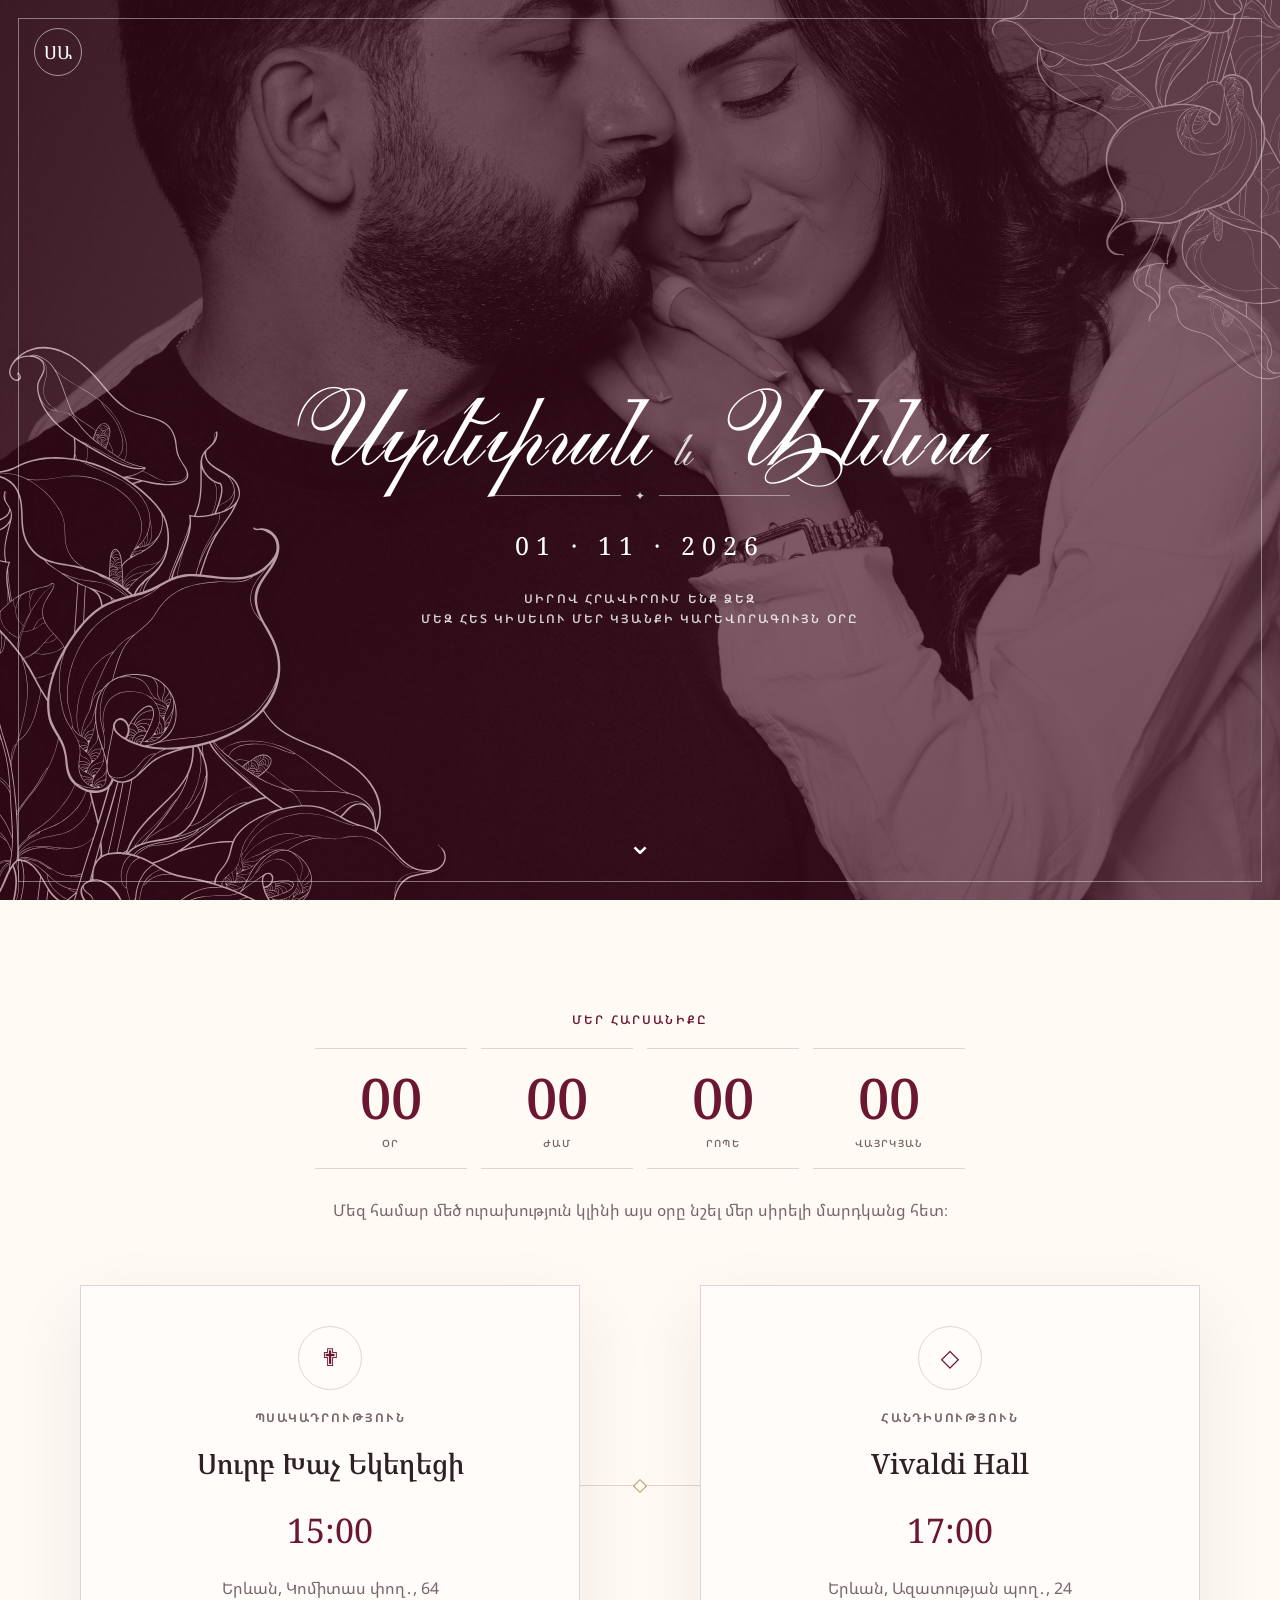
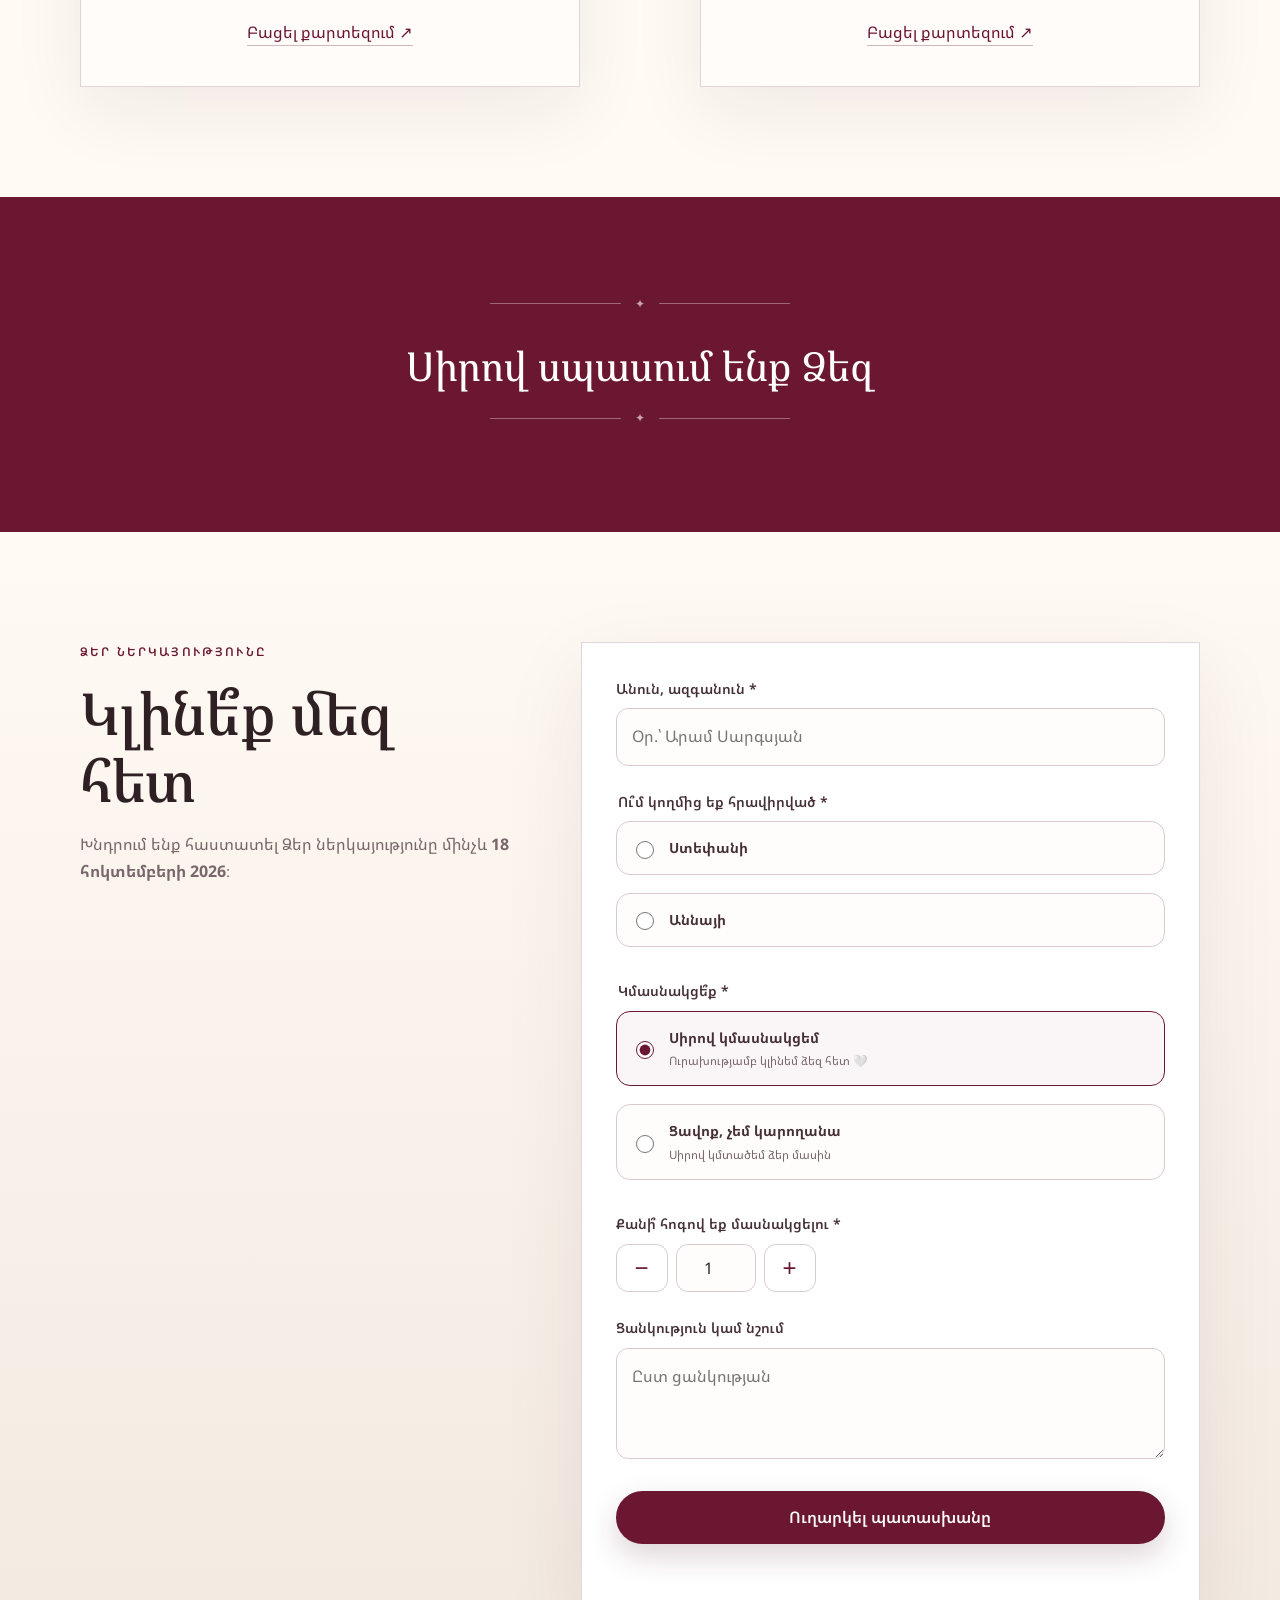
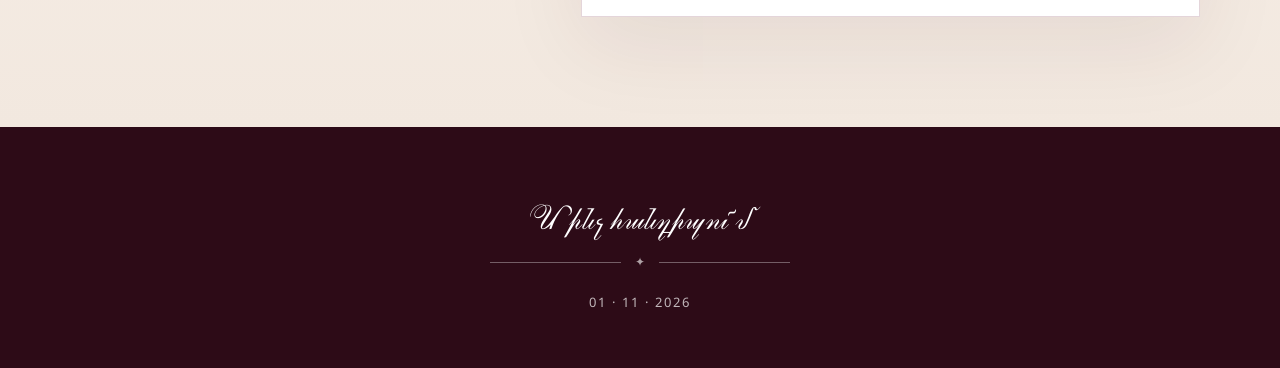
<file: index.html>
<!DOCTYPE html>
<html lang="hy">
<head>
  <meta charset="UTF-8" />
  <meta name="viewport" content="width=device-width, initial-scale=1.0" />
  <meta name="theme-color" content="#6b1732" />
  <title>Ստեփան և Աննա — 01.11.2026</title>
  <meta name="description" content="Սիրով հրավիրում ենք Ձեզ մեզ հետ կիսելու մեր կյանքի կարևորագույն օրը։" />

  <!-- Link preview / social sharing -->
  <meta property="og:type" content="website" />
  <meta property="og:site_name" content="Ստեփան և Աննա" />
  <meta property="og:locale" content="hy_AM" />
  <meta property="og:title" content="Ստեփան և Աննա — 01.11.2026" />
  <meta property="og:description" content="Սիրով հրավիրում ենք Ձեզ մեզ հետ կիսելու մեր կյանքի կարևորագույն օրը։" />
  <meta property="og:url" content="https://stepan4118-star.github.io/stepan-anna-wedding/preview/" />
  <meta property="og:image" content="https://stepan4118-star.github.io/stepan-anna-wedding/preview/assets/share-preview.jpg" />
  <meta property="og:image:secure_url" content="https://stepan4118-star.github.io/stepan-anna-wedding/preview/assets/share-preview.jpg" />
  <meta property="og:image:type" content="image/jpeg" />
  <meta property="og:image:width" content="1200" />
  <meta property="og:image:height" content="572" />
  <meta property="og:image:alt" content="Ստեփան և Աննա — հարսանեկան հրավեր" />

  <meta name="twitter:card" content="summary_large_image" />
  <meta name="twitter:title" content="Ստեփան և Աննա — 01.11.2026" />
  <meta name="twitter:description" content="Սիրով հրավիրում ենք Ձեզ մեզ հետ կիսելու մեր կյանքի կարևորագույն օրը։" />
  <meta name="twitter:image" content="https://stepan4118-star.github.io/stepan-anna-wedding/preview/assets/share-preview.jpg" />
  <link rel="preconnect" href="https://fonts.googleapis.com">
  <link rel="preconnect" href="https://fonts.gstatic.com" crossorigin>
  <link href="https://fonts.googleapis.com/css2?family=Noto+Serif+Armenian:wght@400;500;600;700&family=Noto+Sans+Armenian:wght@300;400;500;600&display=swap" rel="stylesheet">
  <link rel="stylesheet" href="styles.css?v=20261010-1" />
</head>
<body>
  <div class="noise" aria-hidden="true"></div>

  <header class="hero" id="top">
    <div class="hero-overlay"></div>
    <span class="hero-calla hero-calla-left" aria-hidden="true"></span>
    <span class="hero-calla hero-calla-right" aria-hidden="true"></span>
    <nav class="nav container">
      <a class="monogram" href="#top" aria-label="Գլխավոր">ՍԱ</a>
    </nav>

    <div class="hero-content container reveal">
      <h1>Ստեփան <span>և</span> Աննա</h1>
      <div class="ornament" aria-hidden="true"><span></span><b>✦</b><span></span></div>
      <p class="date">01 · 11 · 2026</p>
      <p class="eyebrow hero-invitation">
        ՍԻՐՈՎ ՀՐԱՎԻՐՈՒՄ ԵՆՔ ՁԵԶ<br>
        ՄԵԶ ՀԵՏ ԿԻՍԵԼՈՒ ՄԵՐ ԿՅԱՆՔԻ ԿԱՐԵՎՈՐԱԳՈՒՅՆ ՕՐԸ
      </p>
    </div>

    <a class="scroll-cue" href="#details" aria-label="Ոլորել ներքև">⌄</a>
  </header>

  <main>
    <section class="section details" id="details">
      <div class="container">
        <div class="section-heading reveal">
          <p class="eyebrow">ՄԵՐ ՀԱՐՍԱՆԻՔԸ</p>
          <div class="countdown" id="countdown" aria-label="Հարսանիքին մնացել է">
            <div class="countdown-item"><strong id="countdownDays">00</strong><span>ՕՐ</span></div>
            <div class="countdown-item"><strong id="countdownHours">00</strong><span>ԺԱՄ</span></div>
            <div class="countdown-item"><strong id="countdownMinutes">00</strong><span>ՐՈՊԵ</span></div>
            <div class="countdown-item"><strong id="countdownSeconds">00</strong><span>ՎԱՅՐԿՅԱՆ</span></div>
          </div>
          <p>Մեզ համար մեծ ուրախություն կլինի այս օրը նշել մեր սիրելի մարդկանց հետ։</p>
        </div>

        <div class="timeline">
          <article class="event-card reveal">
            <div class="event-icon">✟</div>
            <p class="event-label">ՊՍԱԿԱԴՐՈՒԹՅՈՒՆ</p>
            <h3>Սուրբ Խաչ Եկեղեցի</h3>
            <div class="event-time">15:00</div>
            <p>Երևան, Կոմիտաս փող․, 64</p>
            <a class="text-link" href="https://www.google.com/maps/search/?api=1&query=Surb+Khach+Church+Komitas+64+Yerevan" target="_blank" rel="noopener">Բացել քարտեզում ↗</a>
          </article>

          <div class="timeline-line" aria-hidden="true"><span></span></div>

          <article class="event-card reveal">
            <div class="event-icon">◇</div>
            <p class="event-label">ՀԱՆԴԻՍՈՒԹՅՈՒՆ</p>
            <h3>Vivaldi Hall</h3>
            <div class="event-time">17:00</div>
            <p>Երևան, Ազատության պող․, 24</p>
            <a class="text-link" href="https://www.google.com/maps/search/?api=1&query=Vivaldi+Hall+Azatutyan+24+Yerevan" target="_blank" rel="noopener">Բացել քարտեզում ↗</a>
          </article>
        </div>
      </div>
    </section>

    <section class="quote-section">
      <div class="container reveal">
        <div class="ornament light" aria-hidden="true"><span></span><b>✦</b><span></span></div>
        <p>Սիրով սպասում ենք Ձեզ</p>
        <div class="ornament light" aria-hidden="true"><span></span><b>✦</b><span></span></div>
      </div>
    </section>

    <section class="section rsvp" id="rsvp">
      <div class="container rsvp-grid">
        <div class="rsvp-copy reveal">
          <p class="eyebrow">ՁԵՐ ՆԵՐԿԱՅՈՒԹՅՈՒՆԸ</p>
          <h2>Կլինե՞ք մեզ հետ</h2>
          <p>Խնդրում ենք հաստատել Ձեր ներկայությունը մինչև <strong>18 հոկտեմբերի 2026</strong>։</p>
        </div>

        <form class="rsvp-form reveal" id="rsvpForm">
          <div class="field">
            <label for="name">Անուն, ազգանուն *</label>
            <input id="name" name="name" type="text" autocomplete="name" required placeholder="Օր.՝ Արամ Սարգսյան" />
          </div>

          <fieldset class="field choice-field">
            <legend>Ու՞մ կողմից եք հրավիրված *</legend>
            <label class="choice-card">
              <input type="radio" name="invitedBy" value="Ստեփանի" required />
              <span><b>Ստեփանի</b></span>
            </label>
            <label class="choice-card">
              <input type="radio" name="invitedBy" value="Աննայի" required />
              <span><b>Աննայի</b></span>
            </label>
          </fieldset>

          <fieldset class="field choice-field">
            <legend>Կմասնակցե՞ք *</legend>
            <label class="choice-card">
              <input type="radio" name="attendance" value="Այո" required checked />
              <span><b>Սիրով կմասնակցեմ</b><small>Ուրախությամբ կլինեմ ձեզ հետ 🤍</small></span>
            </label>
            <label class="choice-card">
              <input type="radio" name="attendance" value="Ոչ" required />
              <span><b>Ցավոք, չեմ կարողանա</b><small>Սիրով կմտածեմ ձեր մասին</small></span>
            </label>
          </fieldset>

          <div id="attendingFields">
            <div class="field">
              <label for="guestCount">Քանի՞ հոգով եք մասնակցելու *</label>
              <div class="counter">
                <button type="button" id="minusGuest" aria-label="Պակասեցնել">−</button>
                <input id="guestCount" name="guestCount" type="number" min="1" max="10" value="1" inputmode="numeric" />
                <button type="button" id="plusGuest" aria-label="Ավելացնել">+</button>
              </div>
            </div>

            <div id="guestNameFields"></div>
            <input id="guestNames" name="guestNames" type="hidden" value="" />
          </div>

          <div class="field">
            <label for="message">Ցանկություն կամ նշում</label>
            <textarea id="message" name="message" rows="3" placeholder="Ըստ ցանկության"></textarea>
          </div>

          <button class="btn btn-primary submit-btn" type="submit">Ուղարկել պատասխանը</button>
          <p class="form-status" id="formStatus" role="status" aria-live="polite"></p>
        </form>
      </div>
    </section>
  </main>

  <footer>
    <div class="container">
      <p class="footer-names">Մինչ հանդիպու՜մ</p>
      <div class="ornament light" aria-hidden="true"><span></span><b>✦</b><span></span></div>
      <p>01 · 11 · 2026</p>
    </div>
  </footer>

  <script src="script.js?v=20261004-1"></script>
</body>
</html>
</file>
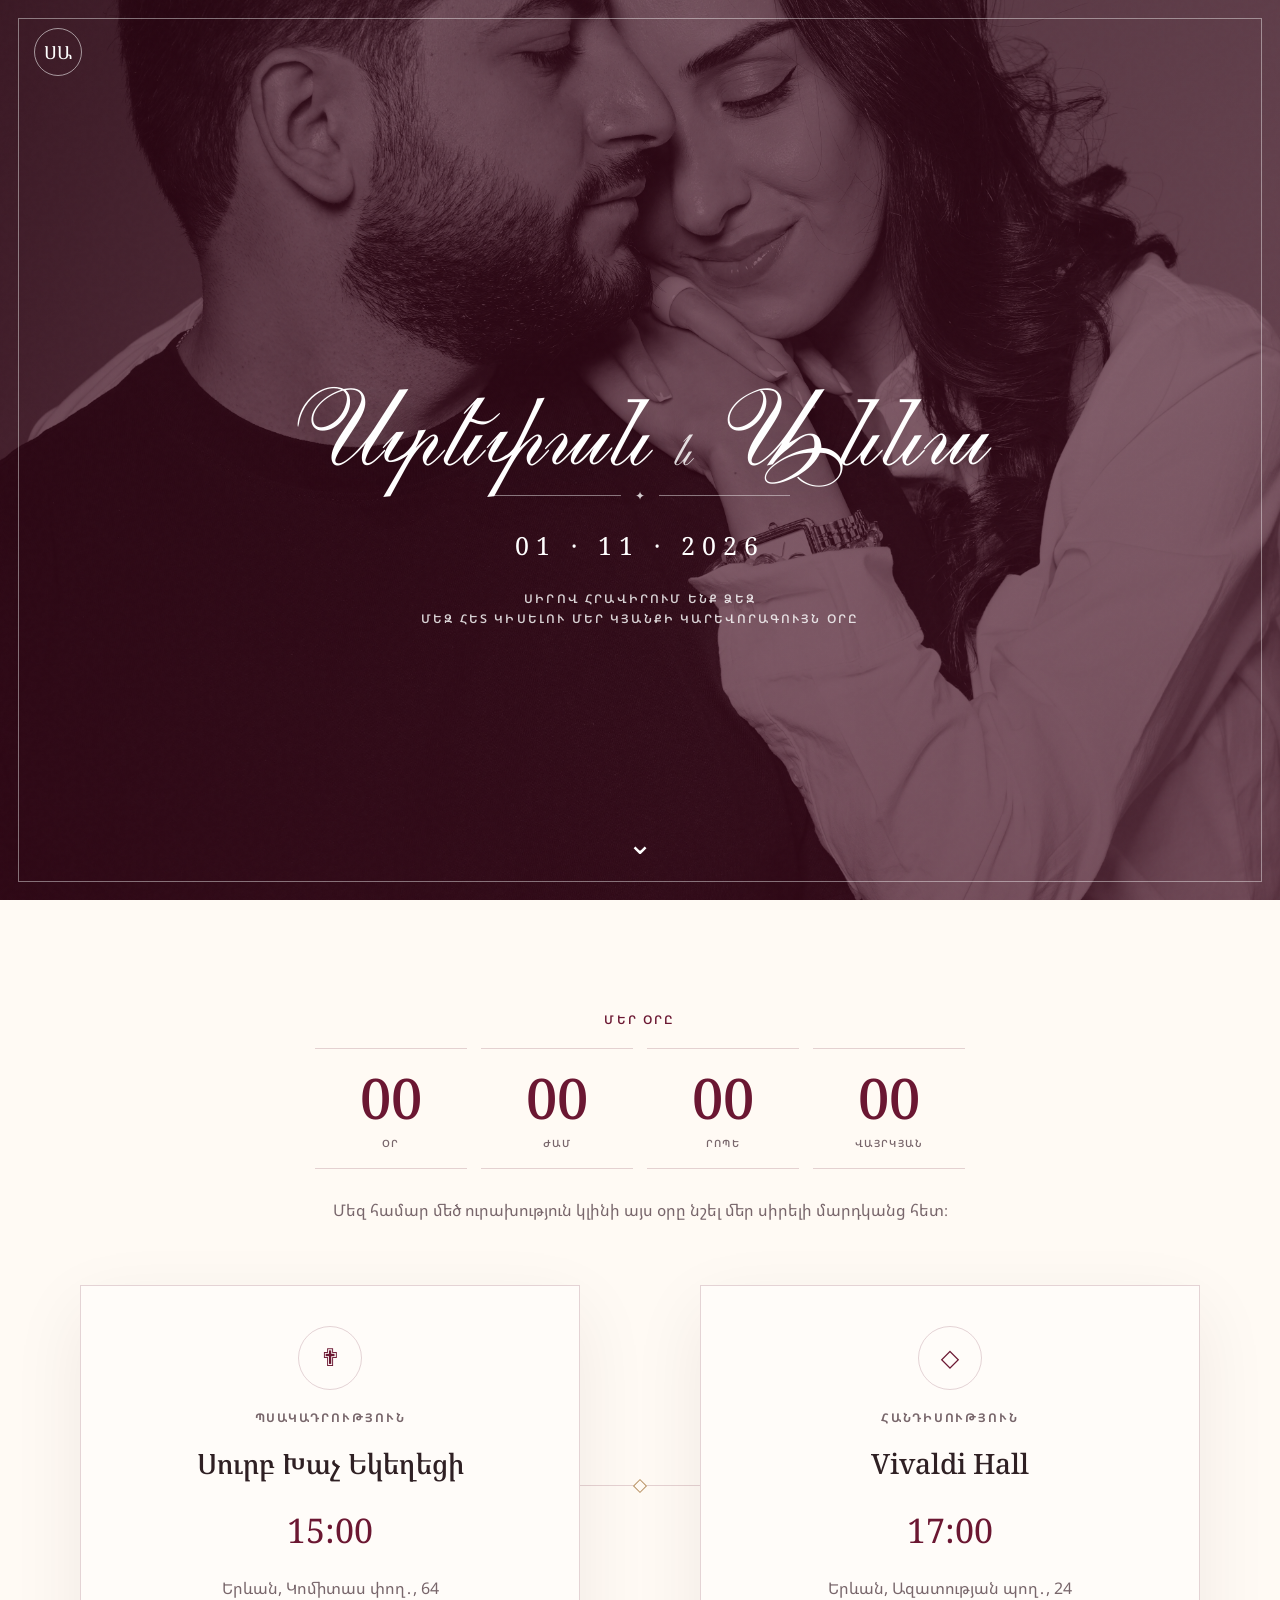
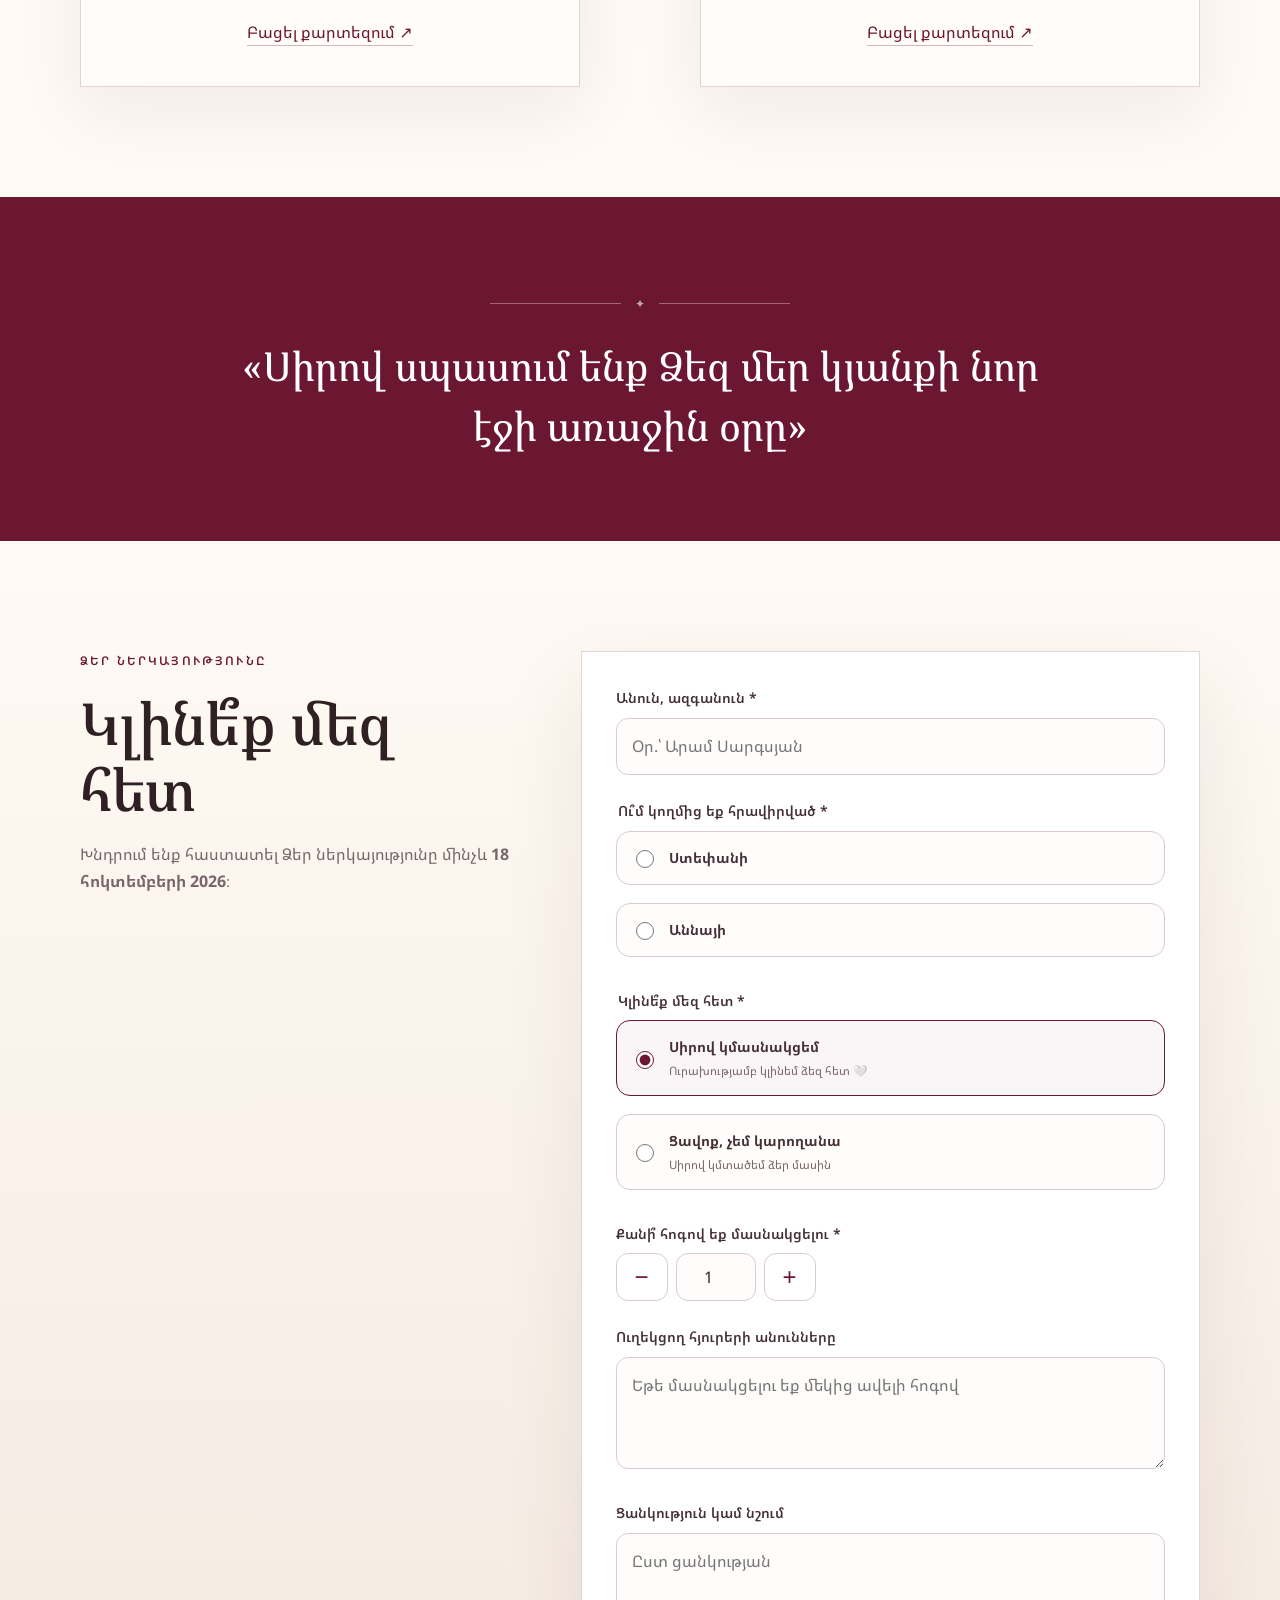
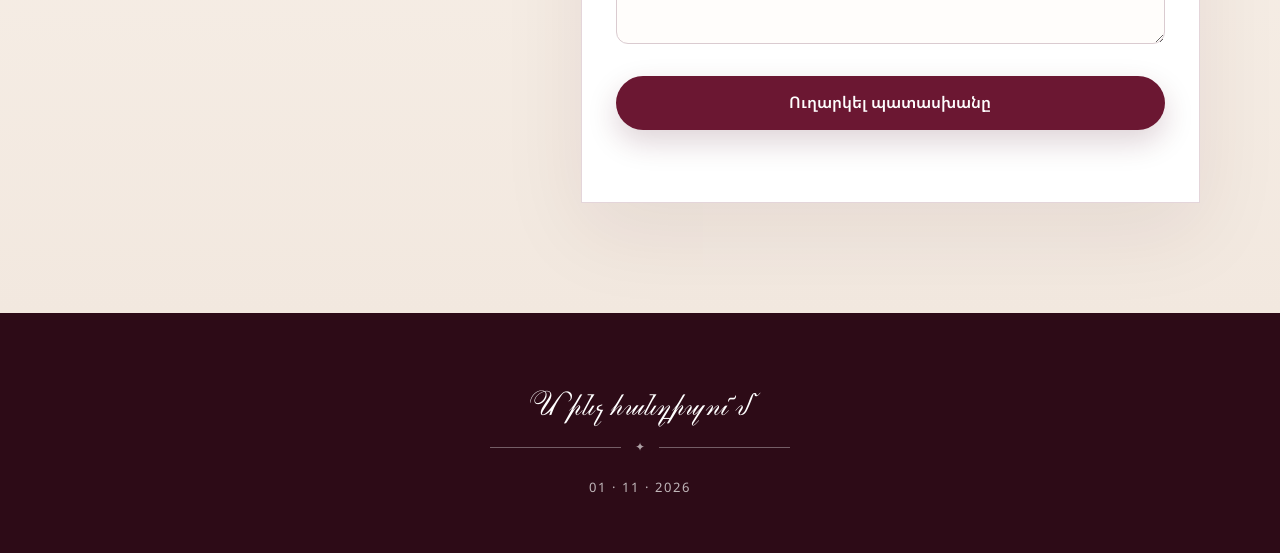
<file: preview/preview/index.html>
<!DOCTYPE html>
<html lang="hy">
<head>
  <meta charset="UTF-8" />
  <meta name="viewport" content="width=device-width, initial-scale=1.0" />
  <meta name="theme-color" content="#6b1732" />
  <title>Ստեփան և Աննա — 01.11.2026</title>
  <meta name="description" content="Ստեփան և Աննա — Հարսանեկան հրավեր, 01 նոյեմբերի 2026" />
  <link rel="preconnect" href="https://fonts.googleapis.com">
  <link rel="preconnect" href="https://fonts.gstatic.com" crossorigin>
  <link href="https://fonts.googleapis.com/css2?family=Noto+Serif+Armenian:wght@400;500;600;700&family=Noto+Sans+Armenian:wght@300;400;500;600&display=swap" rel="stylesheet">
  <link rel="stylesheet" href="styles.css?v=20261003-6" />
</head>
<body>
  <div class="noise" aria-hidden="true"></div>

  <header class="hero" id="top">
    <div class="hero-overlay"></div>
    <nav class="nav container">
      <a class="monogram" href="#top" aria-label="Գլխավոր">ՍԱ</a>
    </nav>

    <div class="hero-content container reveal">
      <h1>Ստեփան <span>և</span> Աննա</h1>
      <div class="ornament" aria-hidden="true"><span></span><b>✦</b><span></span></div>
      <p class="date">01 · 11 · 2026</p>
      <p class="eyebrow hero-invitation">
        ՍԻՐՈՎ ՀՐԱՎԻՐՈՒՄ ԵՆՔ ՁԵԶ<br>
        ՄԵԶ ՀԵՏ ԿԻՍԵԼՈՒ ՄԵՐ ԿՅԱՆՔԻ ԿԱՐԵՎՈՐԱԳՈՒՅՆ ՕՐԸ
      </p>
    </div>

    <a class="scroll-cue" href="#details" aria-label="Ոլորել ներքև">⌄</a>
  </header>

  <main>
    <section class="section details" id="details">
      <div class="container">
        <div class="section-heading reveal">
          <p class="eyebrow">ՄԵՐ ՕՐԸ</p>
          <div class="countdown" id="countdown" aria-label="Հարսանիքին մնացել է">
            <div class="countdown-item"><strong id="countdownDays">00</strong><span>ՕՐ</span></div>
            <div class="countdown-item"><strong id="countdownHours">00</strong><span>ԺԱՄ</span></div>
            <div class="countdown-item"><strong id="countdownMinutes">00</strong><span>ՐՈՊԵ</span></div>
            <div class="countdown-item"><strong id="countdownSeconds">00</strong><span>ՎԱՅՐԿՅԱՆ</span></div>
          </div>
          <p>Մեզ համար մեծ ուրախություն կլինի այս օրը նշել մեր սիրելի մարդկանց հետ։</p>
        </div>

        <div class="timeline">
          <article class="event-card reveal">
            <div class="event-icon">✟</div>
            <p class="event-label">ՊՍԱԿԱԴՐՈՒԹՅՈՒՆ</p>
            <h3>Սուրբ Խաչ Եկեղեցի</h3>
            <div class="event-time">15:00</div>
            <p>Երևան, Կոմիտաս փող․, 64</p>
            <a class="text-link" href="https://www.google.com/maps/search/?api=1&query=Surb+Khach+Church+Komitas+64+Yerevan" target="_blank" rel="noopener">Բացել քարտեզում ↗</a>
          </article>

          <div class="timeline-line" aria-hidden="true"><span></span></div>

          <article class="event-card reveal">
            <div class="event-icon">◇</div>
            <p class="event-label">ՀԱՆԴԻՍՈՒԹՅՈՒՆ</p>
            <h3>Vivaldi Hall</h3>
            <div class="event-time">17:00</div>
            <p>Երևան, Ազատության պող․, 24</p>
            <a class="text-link" href="https://www.google.com/maps/search/?api=1&query=Vivaldi+Hall+Azatutyan+24+Yerevan" target="_blank" rel="noopener">Բացել քարտեզում ↗</a>
          </article>
        </div>
      </div>
    </section>

    <section class="quote-section">
      <div class="container reveal">
        <div class="ornament light" aria-hidden="true"><span></span><b>✦</b><span></span></div>
        <p>«Սիրով սպասում ենք Ձեզ մեր կյանքի նոր էջի առաջին օրը»</p>
      </div>
    </section>

    <section class="section rsvp" id="rsvp">
      <div class="container rsvp-grid">
        <div class="rsvp-copy reveal">
          <p class="eyebrow">ՁԵՐ ՆԵՐԿԱՅՈՒԹՅՈՒՆԸ</p>
          <h2>Կլինե՞ք մեզ հետ</h2>
          <p>Խնդրում ենք հաստատել Ձեր ներկայությունը մինչև <strong>18 հոկտեմբերի 2026</strong>։</p>
        </div>

        <form class="rsvp-form reveal" id="rsvpForm">
          <div class="field">
            <label for="name">Անուն, ազգանուն *</label>
            <input id="name" name="name" type="text" autocomplete="name" required placeholder="Օր.՝ Արամ Սարգսյան" />
          </div>

          <fieldset class="field choice-field">
            <legend>Ու՞մ կողմից եք հրավիրված *</legend>
            <label class="choice-card">
              <input type="radio" name="invitedBy" value="Ստեփանի" required />
              <span><b>Ստեփանի</b></span>
            </label>
            <label class="choice-card">
              <input type="radio" name="invitedBy" value="Աննայի" required />
              <span><b>Աննայի</b></span>
            </label>
          </fieldset>

          <fieldset class="field choice-field">
            <legend>Կլինե՞ք մեզ հետ *</legend>
            <label class="choice-card">
              <input type="radio" name="attendance" value="Այո" required checked />
              <span><b>Սիրով կմասնակցեմ</b><small>Ուրախությամբ կլինեմ ձեզ հետ 🤍</small></span>
            </label>
            <label class="choice-card">
              <input type="radio" name="attendance" value="Ոչ" required />
              <span><b>Ցավոք, չեմ կարողանա</b><small>Սիրով կմտածեմ ձեր մասին</small></span>
            </label>
          </fieldset>

          <div id="attendingFields">
            <div class="field">
              <label for="guestCount">Քանի՞ հոգով եք մասնակցելու *</label>
              <div class="counter">
                <button type="button" id="minusGuest" aria-label="Պակասեցնել">−</button>
                <input id="guestCount" name="guestCount" type="number" min="1" max="10" value="1" inputmode="numeric" />
                <button type="button" id="plusGuest" aria-label="Ավելացնել">+</button>
              </div>
            </div>

            <div class="field">
              <label for="guestNames">Ուղեկցող հյուրերի անունները</label>
              <textarea id="guestNames" name="guestNames" rows="3" placeholder="Եթե մասնակցելու եք մեկից ավելի հոգով"></textarea>
            </div>
          </div>

          <div class="field">
            <label for="message">Ցանկություն կամ նշում</label>
            <textarea id="message" name="message" rows="3" placeholder="Ըստ ցանկության"></textarea>
          </div>

          <button class="btn btn-primary submit-btn" type="submit">Ուղարկել պատասխանը</button>
          <p class="form-status" id="formStatus" role="status" aria-live="polite"></p>
        </form>
      </div>
    </section>
  </main>

  <footer>
    <div class="container">
      <p class="footer-names">Մինչ հանդիպու՜մ</p>
      <div class="ornament light" aria-hidden="true"><span></span><b>✦</b><span></span></div>
      <p>01 · 11 · 2026</p>
    </div>
  </footer>

  <script src="script.js?v=20261003-1"></script>
</body>
</html>
</file>
<file: styles.css>
@font-face {
  font-family: "Arm Allegro";
  src: url("assets/fonts/ArmAllegroU.ttf") format("truetype");
  font-weight: normal;
  font-style: normal;
  font-display: swap;
}

:root {
  --burgundy: #6b1732;
  --burgundy-dark: #4d0f24;
  --cream: #f6efe6;
  --paper: #fffaf4;
  --ink: #2f2024;
  --muted: #78666b;
  --gold: #b79062;
  --line: rgba(107, 23, 50, 0.18);
}

* { box-sizing: border-box; }
html { scroll-behavior: smooth; }
body {
  margin: 0;
  font-family: "Noto Sans Armenian", system-ui, sans-serif;
  color: var(--ink);
  background: var(--paper);
  line-height: 1.7;
  overflow-x: hidden;
}

body::selection { background: rgba(107,23,50,.18); }

.noise {
  position: fixed;
  inset: 0;
  z-index: 999;
  pointer-events: none;
  opacity: .035;
  background-image: url("data:image/svg+xml,%3Csvg viewBox='0 0 180 180' xmlns='http://www.w3.org/2000/svg'%3E%3Cfilter id='n'%3E%3CfeTurbulence type='fractalNoise' baseFrequency='.9' numOctaves='4' stitchTiles='stitch'/%3E%3C/filter%3E%3Crect width='100%25' height='100%25' filter='url(%23n)' opacity='.45'/%3E%3C/svg%3E");
}

.container { width: min(1120px, calc(100% - 40px)); margin: 0 auto; }

.hero {
  min-height: 100svh;
  position: relative;
  display: grid;
  place-items: center;
  text-align: center;
  color: #fff;
  overflow: hidden;
  background:
    linear-gradient(rgba(64, 10, 29, .62), rgba(64, 10, 29, .70)),
    url("assets/hero.jpg") center/cover no-repeat,
    radial-gradient(circle at center, #8f3c55 0%, var(--burgundy-dark) 65%, #2b0915 100%);
}


.hero-calla {
  position: absolute;
  display: block;
  pointer-events: none;
  z-index: 1;
  background-position: center;
  background-repeat: no-repeat;
  background-size: contain;
  filter: drop-shadow(0 2px 10px rgba(54, 8, 24, .16));
  will-change: transform;
  animation: calla-heartbeat 3.2s ease-in-out infinite;
}

.hero-calla-left {
  width: min(38vw, 520px);
  aspect-ratio: 167 / 209;
  left: -38px;
  bottom: -54px;
  background-image: url("assets/calla-left-original.svg?v=1");
  opacity: .72;
  transform-origin: left bottom;
}

.hero-calla-right {
  width: min(26vw, 355px);
  aspect-ratio: 140 / 175;
  right: -44px;
  top: -34px;
  background-image: url("assets/calla-right-original.svg?v=1");
  opacity: .56;
  transform-origin: right top;
}

@keyframes calla-heartbeat {
  0%, 8%, 100% { transform: scale(1); }
  13% { transform: scale(1.028); }
  18% { transform: scale(1); }
  24% { transform: scale(1.018); }
  30% { transform: scale(1); }
}

@media (prefers-reduced-motion: reduce) {
  .hero-calla { animation: none; }
}

.hero-overlay {
  position: absolute;
  z-index: 4;
  inset: 18px;
  border: 1px solid rgba(255,255,255,.42);
  pointer-events: none;
}

.nav {
  position: absolute;
  top: 0;
  left: 50%;
  transform: translateX(-50%);
  display: flex;
  align-items: center;
  justify-content: space-between;
  padding: 28px 0;
  z-index: 5;
}

@media (min-width: 801px) {
  .nav {
    width: auto;
    left: 34px;
    transform: none;
    margin: 0;
  }
}

.monogram {
  width: 48px; height: 48px;
  display: grid; place-items: center;
  border: 1px solid rgba(255,255,255,.55);
  border-radius: 50%;
  color: white;
  text-decoration: none;
  font-family: "Noto Serif Armenian", serif;
  font-size: 18px;
}

.nav-links { display: flex; gap: 24px; }
.nav-links a { color: rgba(255,255,255,.9); text-decoration: none; font-size: 14px; }

.hero-content { position: relative; top: 34px; z-index: 3; max-width: 850px; padding: 110px 20px 80px; }
.eyebrow { letter-spacing: .18em; font-size: 12px; font-weight: 600; margin: 0 0 18px; color: var(--burgundy); }
.hero .eyebrow { color: rgba(255,255,255,.82); }

h1, h2, h3 { font-family: "Noto Serif Armenian", serif; margin-top: 0; font-weight: 500; }
h1 { font-size: clamp(46px, 9vw, 108px); line-height: 1.03; margin-bottom: 22px; text-shadow: 0 12px 40px rgba(0,0,0,.2); }
.hero h1 { font-family: "Arm Allegro", serif; font-weight: normal; }
h1 span { font-size: .45em; font-weight: 400; opacity: .84; }
h2 { font-size: clamp(34px, 5vw, 58px); line-height: 1.15; margin-bottom: 18px; }
h3 { font-size: 28px; margin-bottom: 10px; }

.ornament { display: flex; align-items: center; justify-content: center; gap: 14px; margin: 12px auto 18px; max-width: 300px; color: rgba(255,255,255,.8); }
.ornament span { height: 1px; flex: 1; background: currentColor; opacity: .55; }
.ornament b { font-size: 12px; font-weight: 400; }
.ornament.light { color: rgba(255,255,255,.62); }

.date { font-family: "Noto Serif Armenian", serif; letter-spacing: .28em; font-size: clamp(18px, 2.4vw, 25px); margin: 0 0 22px; }
.intro { max-width: 660px; margin: 0 auto 34px; font-size: 17px; color: rgba(255,255,255,.84); }

.btn {
  display: inline-flex; align-items: center; justify-content: center;
  min-height: 52px;
  padding: 13px 26px;
  border-radius: 999px;
  border: 1px solid transparent;
  text-decoration: none;
  cursor: pointer;
  font: inherit;
  transition: transform .2s ease, box-shadow .2s ease, background .2s ease;
}
.btn:hover { transform: translateY(-2px); }
.btn-primary { background: var(--burgundy); color: #fff; box-shadow: 0 12px 30px rgba(74,11,32,.18); }
.hero .btn-primary { background: #fff; color: var(--burgundy-dark); }

.scroll-cue { position: absolute; bottom: 32px; color: #fff; text-decoration: none; font-size: 30px; animation: float 2s ease-in-out infinite; z-index: 3; }
@keyframes float { 0%,100% { transform: translateY(0); } 50% { transform: translateY(7px); } }

.section { padding: 110px 0; }
.section-heading { text-align: center; max-width: 720px; margin: 0 auto 60px; }
.section-heading > p:last-child { color: var(--muted); }

.countdown {
  display: grid;
  grid-template-columns: repeat(4, minmax(90px, 1fr));
  gap: 14px;
  max-width: 650px;
  margin: 12px auto 28px;
}
.countdown-item {
  padding: 20px 12px 16px;
  border-top: 1px solid var(--line);
  border-bottom: 1px solid var(--line);
}
.countdown-item strong {
  display: block;
  font-family: "Noto Serif Armenian", serif;
  font-size: clamp(34px, 5vw, 56px);
  font-weight: 500;
  line-height: 1;
  color: var(--burgundy);
  font-variant-numeric: tabular-nums;
}
.countdown-item span {
  display: block;
  margin-top: 10px;
  color: var(--muted);
  font-size: 10px;
  font-weight: 600;
  letter-spacing: .14em;
}


.timeline { display: grid; grid-template-columns: 1fr 120px 1fr; align-items: center; }
.event-card { text-align: center; padding: 40px 30px; border: 1px solid var(--line); background: rgba(255,255,255,.5); box-shadow: 0 24px 70px rgba(60,26,35,.07); }
.event-icon { width: 64px; height: 64px; margin: 0 auto 18px; border-radius: 50%; display: grid; place-items: center; border: 1px solid var(--line); color: var(--burgundy); font-size: 24px; }
.event-label { color: var(--burgundy); font-size: 12px; letter-spacing: .16em; font-weight: 700; }
.event-time { font-family: "Noto Serif Armenian", serif; color: var(--burgundy); font-size: 34px; margin: 14px 0 8px; }
.event-card > p { color: var(--muted); }
.text-link { color: var(--burgundy); text-decoration: none; border-bottom: 1px solid rgba(107,23,50,.3); padding-bottom: 2px; }
.timeline-line { height: 1px; background: var(--line); position: relative; }
.timeline-line span { position:absolute; left:50%; top:50%; transform:translate(-50%,-50%); width:10px; height:10px; border:1px solid var(--gold); background:var(--paper); transform: translate(-50%,-50%) rotate(45deg); }

.quote-section { padding: 85px 0; text-align:center; color:white; background: var(--burgundy); }
.quote-section p { font-family: "Noto Serif Armenian", serif; font-size: clamp(24px, 4vw, 40px); max-width: 830px; margin: 22px auto 0; line-height: 1.5; }

.rsvp { background: linear-gradient(180deg, #fffaf4 0%, #f2e8df 100%); }
.rsvp-grid { display:grid; grid-template-columns: .82fr 1.18fr; gap: 70px; align-items:start; }
.rsvp-copy { position:sticky; top:40px; }
.rsvp-copy > p:not(.eyebrow) { color:var(--muted); max-width: 480px; }
.small { font-size:13px; }

.rsvp-form { background:#fff; padding: 34px; border:1px solid var(--line); box-shadow:0 28px 80px rgba(70,29,40,.08); }
.field { margin-bottom: 24px; }
.field label, .field legend { display:block; font-size:14px; font-weight:600; margin-bottom:8px; color:#452f36; }
fieldset { padding:0; border:0; margin:0; }
input[type="text"], input[type="number"], textarea {
  width:100%; border:1px solid #dacbd0; background:#fffdfb; border-radius:12px; padding:14px 15px; font:inherit; color:var(--ink); outline:none; transition:.2s;
}
input:focus, textarea:focus { border-color:var(--burgundy); box-shadow:0 0 0 4px rgba(107,23,50,.08); }
textarea { resize:vertical; }

.choice-field { display:grid; gap:10px; }
.choice-card { display:flex !important; align-items:center; gap:12px; padding:14px; border:1px solid #dacbd0; border-radius:14px; cursor:pointer; background:#fffdfb; }
.choice-card:has(input:checked) { border-color:var(--burgundy); background:rgba(107,23,50,.035); }
.choice-card input { accent-color:var(--burgundy); width:18px; height:18px; }
.choice-card span { display:flex; flex-direction:column; }
.choice-card small { color:var(--muted); font-weight:400; margin-top:2px; }

.counter { display:grid; grid-template-columns: 52px 80px 52px; gap:8px; align-items:center; }
.counter button { width:52px; height:48px; border:1px solid #dacbd0; border-radius:12px; background:#fff; color:var(--burgundy); font-size:24px; cursor:pointer; }
.counter input { text-align:center; height:48px; padding:8px; }

.submit-btn { width:100%; border:0; font-weight:600; }
.form-status { min-height:24px; margin:14px 0 0; font-size:14px; text-align:center; }
.form-status.success { color:#3b6d4b; }
.form-status.error { color:#9a283e; }
.hidden { display:none !important; }

footer { padding: 55px 0; background: #2d0b17; color: rgba(255,255,255,.7); text-align:center; }
.footer-names { font-family:"Arm Allegro", serif; color:white; font-size:34px; font-weight:normal; margin:0 0 4px; }
footer p:last-child { margin:0; letter-spacing:.15em; font-size:13px; }

.reveal { opacity:0; transform:translateY(24px); transition: opacity .75s ease, transform .75s ease; }
.reveal.visible { opacity:1; transform:none; }

@media (max-width: 800px) {
  .nav-links { display:none; }
  .hero-calla-left { width: 270px; left: -86px; bottom: -26px; opacity: .64; }
  .hero-calla-right { width: 175px; right: -50px; top: -18px; opacity: .44; }
  .hero-overlay { inset:10px; }
  .hero-content { top:65px; }
  .section { padding:80px 0; }
  .countdown { grid-template-columns: repeat(2, minmax(110px, 1fr)); max-width: 420px; }
  .timeline { grid-template-columns:1fr; gap:18px; }
  .timeline-line { width:1px; height:55px; justify-self:center; }
  .rsvp-grid { grid-template-columns:1fr; gap:35px; }
  .rsvp-copy { position:static; text-align:center; }
}

@media (max-width: 520px) {
  .container { width:min(100% - 26px, 1120px); }
  .hero-content { padding-left:8px; padding-right:8px; }
  .date { letter-spacing:.14em; }
  .rsvp-form { padding:22px 16px; border-radius:0; }
  .event-card { padding:32px 18px; }
}
</file>
<file: preview/preview/styles.css>
@font-face {
  font-family: "Arm Allegro";
  src: url("assets/fonts/ArmAllegroU.ttf") format("truetype");
  font-weight: normal;
  font-style: normal;
  font-display: swap;
}

:root {
  --burgundy: #6b1732;
  --burgundy-dark: #4d0f24;
  --cream: #f6efe6;
  --paper: #fffaf4;
  --ink: #2f2024;
  --muted: #78666b;
  --gold: #b79062;
  --line: rgba(107, 23, 50, 0.18);
}

* { box-sizing: border-box; }
html { scroll-behavior: smooth; }
body {
  margin: 0;
  font-family: "Noto Sans Armenian", system-ui, sans-serif;
  color: var(--ink);
  background: var(--paper);
  line-height: 1.7;
  overflow-x: hidden;
}

body::selection { background: rgba(107,23,50,.18); }

.noise {
  position: fixed;
  inset: 0;
  z-index: 999;
  pointer-events: none;
  opacity: .035;
  background-image: url("data:image/svg+xml,%3Csvg viewBox='0 0 180 180' xmlns='http://www.w3.org/2000/svg'%3E%3Cfilter id='n'%3E%3CfeTurbulence type='fractalNoise' baseFrequency='.9' numOctaves='4' stitchTiles='stitch'/%3E%3C/filter%3E%3Crect width='100%25' height='100%25' filter='url(%23n)' opacity='.45'/%3E%3C/svg%3E");
}

.container { width: min(1120px, calc(100% - 40px)); margin: 0 auto; }

.hero {
  min-height: 100svh;
  position: relative;
  display: grid;
  place-items: center;
  text-align: center;
  color: #fff;
  background:
    linear-gradient(rgba(64, 10, 29, .62), rgba(64, 10, 29, .70)),
    url("assets/hero.jpg") center/cover no-repeat,
    radial-gradient(circle at center, #8f3c55 0%, var(--burgundy-dark) 65%, #2b0915 100%);
}

.hero-overlay {
  position: absolute;
  inset: 18px;
  border: 1px solid rgba(255,255,255,.42);
  pointer-events: none;
}

.nav {
  position: absolute;
  top: 0;
  left: 50%;
  transform: translateX(-50%);
  display: flex;
  align-items: center;
  justify-content: space-between;
  padding: 28px 0;
  z-index: 3;
}

@media (min-width: 801px) {
  .nav {
    width: auto;
    left: 34px;
    transform: none;
    margin: 0;
  }
}

.monogram {
  width: 48px; height: 48px;
  display: grid; place-items: center;
  border: 1px solid rgba(255,255,255,.55);
  border-radius: 50%;
  color: white;
  text-decoration: none;
  font-family: "Noto Serif Armenian", serif;
  font-size: 18px;
}

.nav-links { display: flex; gap: 24px; }
.nav-links a { color: rgba(255,255,255,.9); text-decoration: none; font-size: 14px; }

.hero-content { position: relative; top: 34px; z-index: 2; max-width: 850px; padding: 110px 20px 80px; }
.eyebrow { letter-spacing: .18em; font-size: 12px; font-weight: 600; margin: 0 0 18px; color: var(--burgundy); }
.hero .eyebrow { color: rgba(255,255,255,.82); }

h1, h2, h3 { font-family: "Noto Serif Armenian", serif; margin-top: 0; font-weight: 500; }
h1 { font-size: clamp(46px, 9vw, 108px); line-height: 1.03; margin-bottom: 22px; text-shadow: 0 12px 40px rgba(0,0,0,.2); }
.hero h1 { font-family: "Arm Allegro", serif; font-weight: normal; }
h1 span { font-size: .45em; font-weight: 400; opacity: .84; }
h2 { font-size: clamp(34px, 5vw, 58px); line-height: 1.15; margin-bottom: 18px; }
h3 { font-size: 28px; margin-bottom: 10px; }

.ornament { display: flex; align-items: center; justify-content: center; gap: 14px; margin: 12px auto 18px; max-width: 300px; color: rgba(255,255,255,.8); }
.ornament span { height: 1px; flex: 1; background: currentColor; opacity: .55; }
.ornament b { font-size: 12px; font-weight: 400; }
.ornament.light { color: rgba(255,255,255,.62); }

.date { font-family: "Noto Serif Armenian", serif; letter-spacing: .28em; font-size: clamp(18px, 2.4vw, 25px); margin: 0 0 22px; }
.intro { max-width: 660px; margin: 0 auto 34px; font-size: 17px; color: rgba(255,255,255,.84); }

.btn {
  display: inline-flex; align-items: center; justify-content: center;
  min-height: 52px;
  padding: 13px 26px;
  border-radius: 999px;
  border: 1px solid transparent;
  text-decoration: none;
  cursor: pointer;
  font: inherit;
  transition: transform .2s ease, box-shadow .2s ease, background .2s ease;
}
.btn:hover { transform: translateY(-2px); }
.btn-primary { background: var(--burgundy); color: #fff; box-shadow: 0 12px 30px rgba(74,11,32,.18); }
.hero .btn-primary { background: #fff; color: var(--burgundy-dark); }

.scroll-cue { position: absolute; bottom: 32px; color: #fff; text-decoration: none; font-size: 30px; animation: float 2s ease-in-out infinite; z-index: 2; }
@keyframes float { 0%,100% { transform: translateY(0); } 50% { transform: translateY(7px); } }

.section { padding: 110px 0; }
.section-heading { text-align: center; max-width: 720px; margin: 0 auto 60px; }
.section-heading > p:last-child { color: var(--muted); }

.countdown {
  display: grid;
  grid-template-columns: repeat(4, minmax(90px, 1fr));
  gap: 14px;
  max-width: 650px;
  margin: 12px auto 28px;
}
.countdown-item {
  padding: 20px 12px 16px;
  border-top: 1px solid var(--line);
  border-bottom: 1px solid var(--line);
}
.countdown-item strong {
  display: block;
  font-family: "Noto Serif Armenian", serif;
  font-size: clamp(34px, 5vw, 56px);
  font-weight: 500;
  line-height: 1;
  color: var(--burgundy);
  font-variant-numeric: tabular-nums;
}
.countdown-item span {
  display: block;
  margin-top: 10px;
  color: var(--muted);
  font-size: 10px;
  font-weight: 600;
  letter-spacing: .14em;
}


.timeline { display: grid; grid-template-columns: 1fr 120px 1fr; align-items: center; }
.event-card { text-align: center; padding: 40px 30px; border: 1px solid var(--line); background: rgba(255,255,255,.5); box-shadow: 0 24px 70px rgba(60,26,35,.07); }
.event-icon { width: 64px; height: 64px; margin: 0 auto 18px; border-radius: 50%; display: grid; place-items: center; border: 1px solid var(--line); color: var(--burgundy); font-size: 24px; }
.event-label { color: var(--burgundy); font-size: 12px; letter-spacing: .16em; font-weight: 700; }
.event-time { font-family: "Noto Serif Armenian", serif; color: var(--burgundy); font-size: 34px; margin: 14px 0 8px; }
.event-card > p { color: var(--muted); }
.text-link { color: var(--burgundy); text-decoration: none; border-bottom: 1px solid rgba(107,23,50,.3); padding-bottom: 2px; }
.timeline-line { height: 1px; background: var(--line); position: relative; }
.timeline-line span { position:absolute; left:50%; top:50%; transform:translate(-50%,-50%); width:10px; height:10px; border:1px solid var(--gold); background:var(--paper); transform: translate(-50%,-50%) rotate(45deg); }

.quote-section { padding: 85px 0; text-align:center; color:white; background: var(--burgundy); }
.quote-section p { font-family: "Noto Serif Armenian", serif; font-size: clamp(24px, 4vw, 40px); max-width: 830px; margin: 22px auto 0; line-height: 1.5; }

.rsvp { background: linear-gradient(180deg, #fffaf4 0%, #f2e8df 100%); }
.rsvp-grid { display:grid; grid-template-columns: .82fr 1.18fr; gap: 70px; align-items:start; }
.rsvp-copy { position:sticky; top:40px; }
.rsvp-copy > p:not(.eyebrow) { color:var(--muted); max-width: 480px; }
.small { font-size:13px; }

.rsvp-form { background:#fff; padding: 34px; border:1px solid var(--line); box-shadow:0 28px 80px rgba(70,29,40,.08); }
.field { margin-bottom: 24px; }
.field label, .field legend { display:block; font-size:14px; font-weight:600; margin-bottom:8px; color:#452f36; }
fieldset { padding:0; border:0; margin:0; }
input[type="text"], input[type="number"], textarea {
  width:100%; border:1px solid #dacbd0; background:#fffdfb; border-radius:12px; padding:14px 15px; font:inherit; color:var(--ink); outline:none; transition:.2s;
}
input:focus, textarea:focus { border-color:var(--burgundy); box-shadow:0 0 0 4px rgba(107,23,50,.08); }
textarea { resize:vertical; }

.choice-field { display:grid; gap:10px; }
.choice-card { display:flex !important; align-items:center; gap:12px; padding:14px; border:1px solid #dacbd0; border-radius:14px; cursor:pointer; background:#fffdfb; }
.choice-card:has(input:checked) { border-color:var(--burgundy); background:rgba(107,23,50,.035); }
.choice-card input { accent-color:var(--burgundy); width:18px; height:18px; }
.choice-card span { display:flex; flex-direction:column; }
.choice-card small { color:var(--muted); font-weight:400; margin-top:2px; }

.counter { display:grid; grid-template-columns: 52px 80px 52px; gap:8px; align-items:center; }
.counter button { width:52px; height:48px; border:1px solid #dacbd0; border-radius:12px; background:#fff; color:var(--burgundy); font-size:24px; cursor:pointer; }
.counter input { text-align:center; height:48px; padding:8px; }

.submit-btn { width:100%; border:0; font-weight:600; }
.form-status { min-height:24px; margin:14px 0 0; font-size:14px; text-align:center; }
.form-status.success { color:#3b6d4b; }
.form-status.error { color:#9a283e; }
.hidden { display:none !important; }

footer { padding: 55px 0; background: #2d0b17; color: rgba(255,255,255,.7); text-align:center; }
.footer-names { font-family:"Arm Allegro", serif; color:white; font-size:34px; font-weight:normal; margin:0 0 4px; }
footer p:last-child { margin:0; letter-spacing:.15em; font-size:13px; }

.reveal { opacity:0; transform:translateY(24px); transition: opacity .75s ease, transform .75s ease; }
.reveal.visible { opacity:1; transform:none; }

@media (max-width: 800px) {
  .nav-links { display:none; }
  .hero-overlay { inset:10px; }
  .hero-content { top:65px; }
  .section { padding:80px 0; }
  .countdown { grid-template-columns: repeat(2, minmax(110px, 1fr)); max-width: 420px; }
  .timeline { grid-template-columns:1fr; gap:18px; }
  .timeline-line { width:1px; height:55px; justify-self:center; }
  .rsvp-grid { grid-template-columns:1fr; gap:35px; }
  .rsvp-copy { position:static; text-align:center; }
}

@media (max-width: 520px) {
  .container { width:min(100% - 26px, 1120px); }
  .hero-content { padding-left:8px; padding-right:8px; }
  .date { letter-spacing:.14em; }
  .rsvp-form { padding:22px 16px; border-radius:0; }
  .event-card { padding:32px 18px; }
}
</file>
